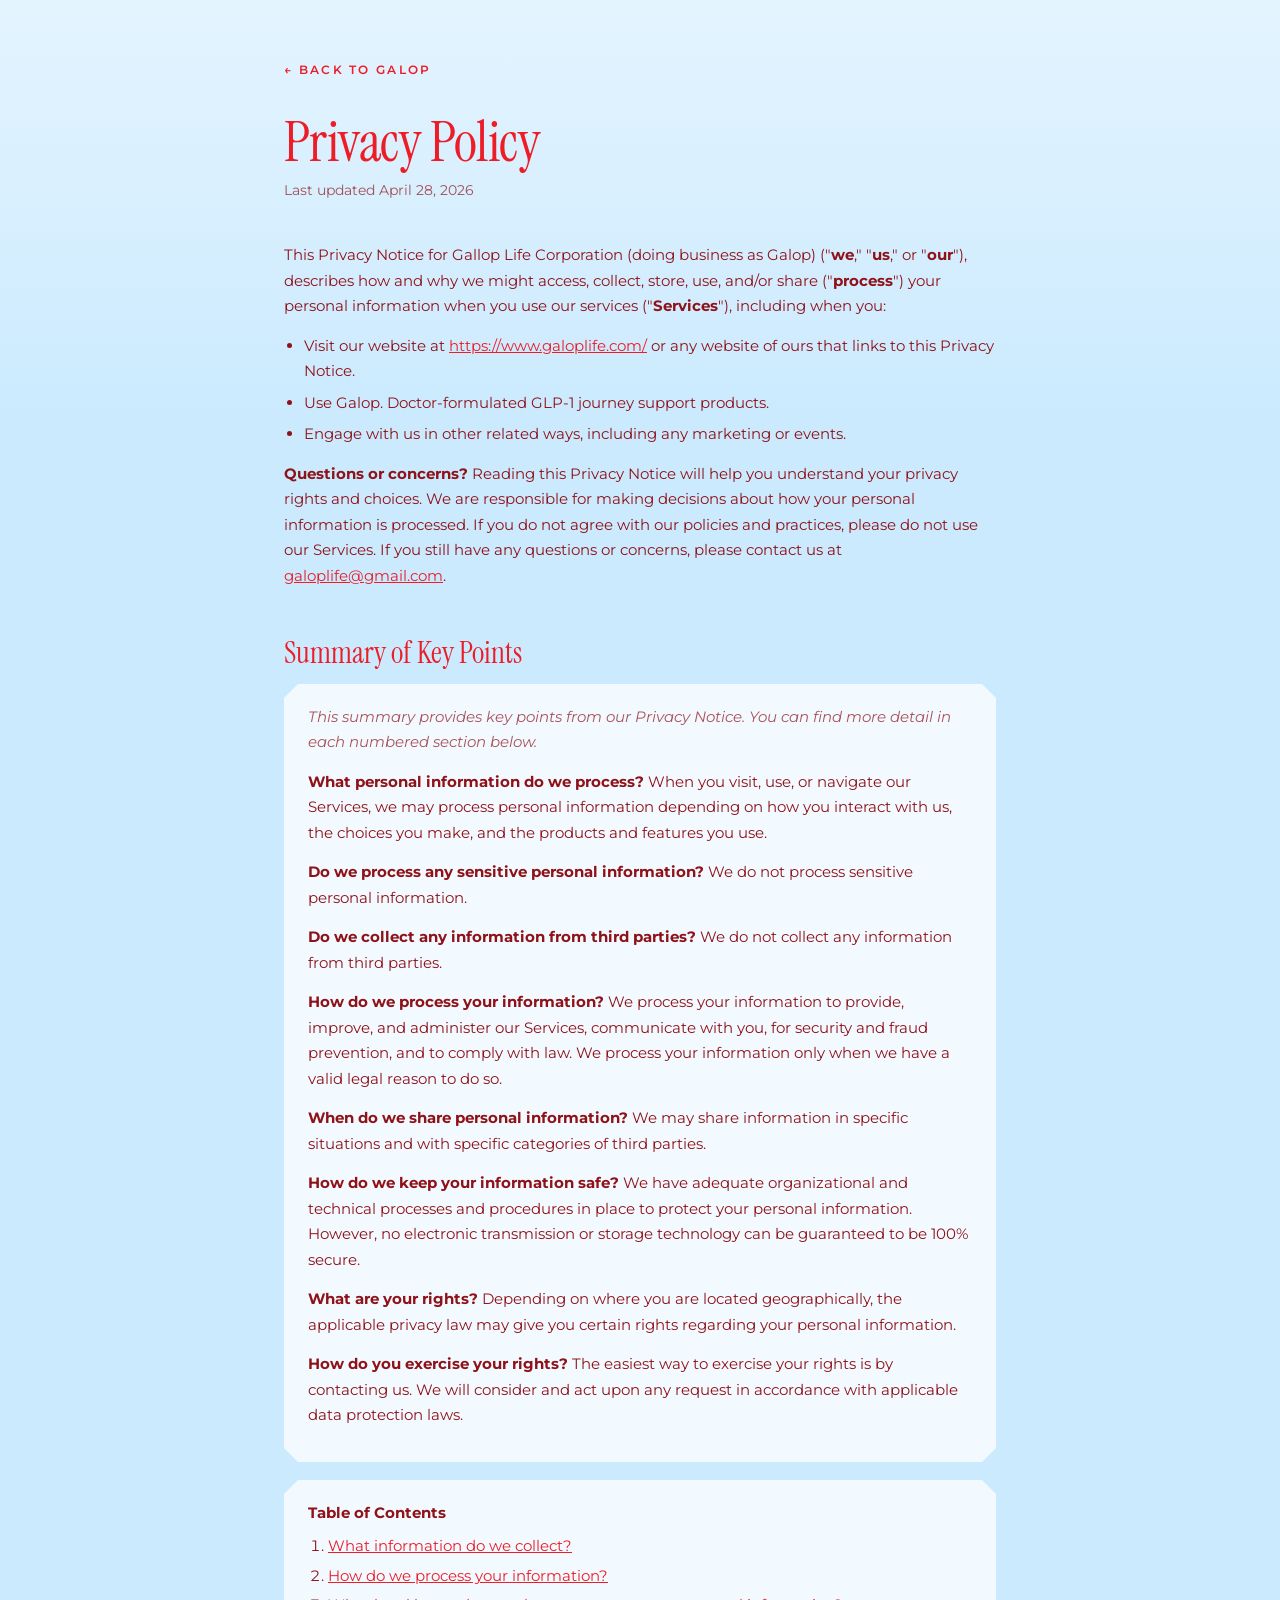
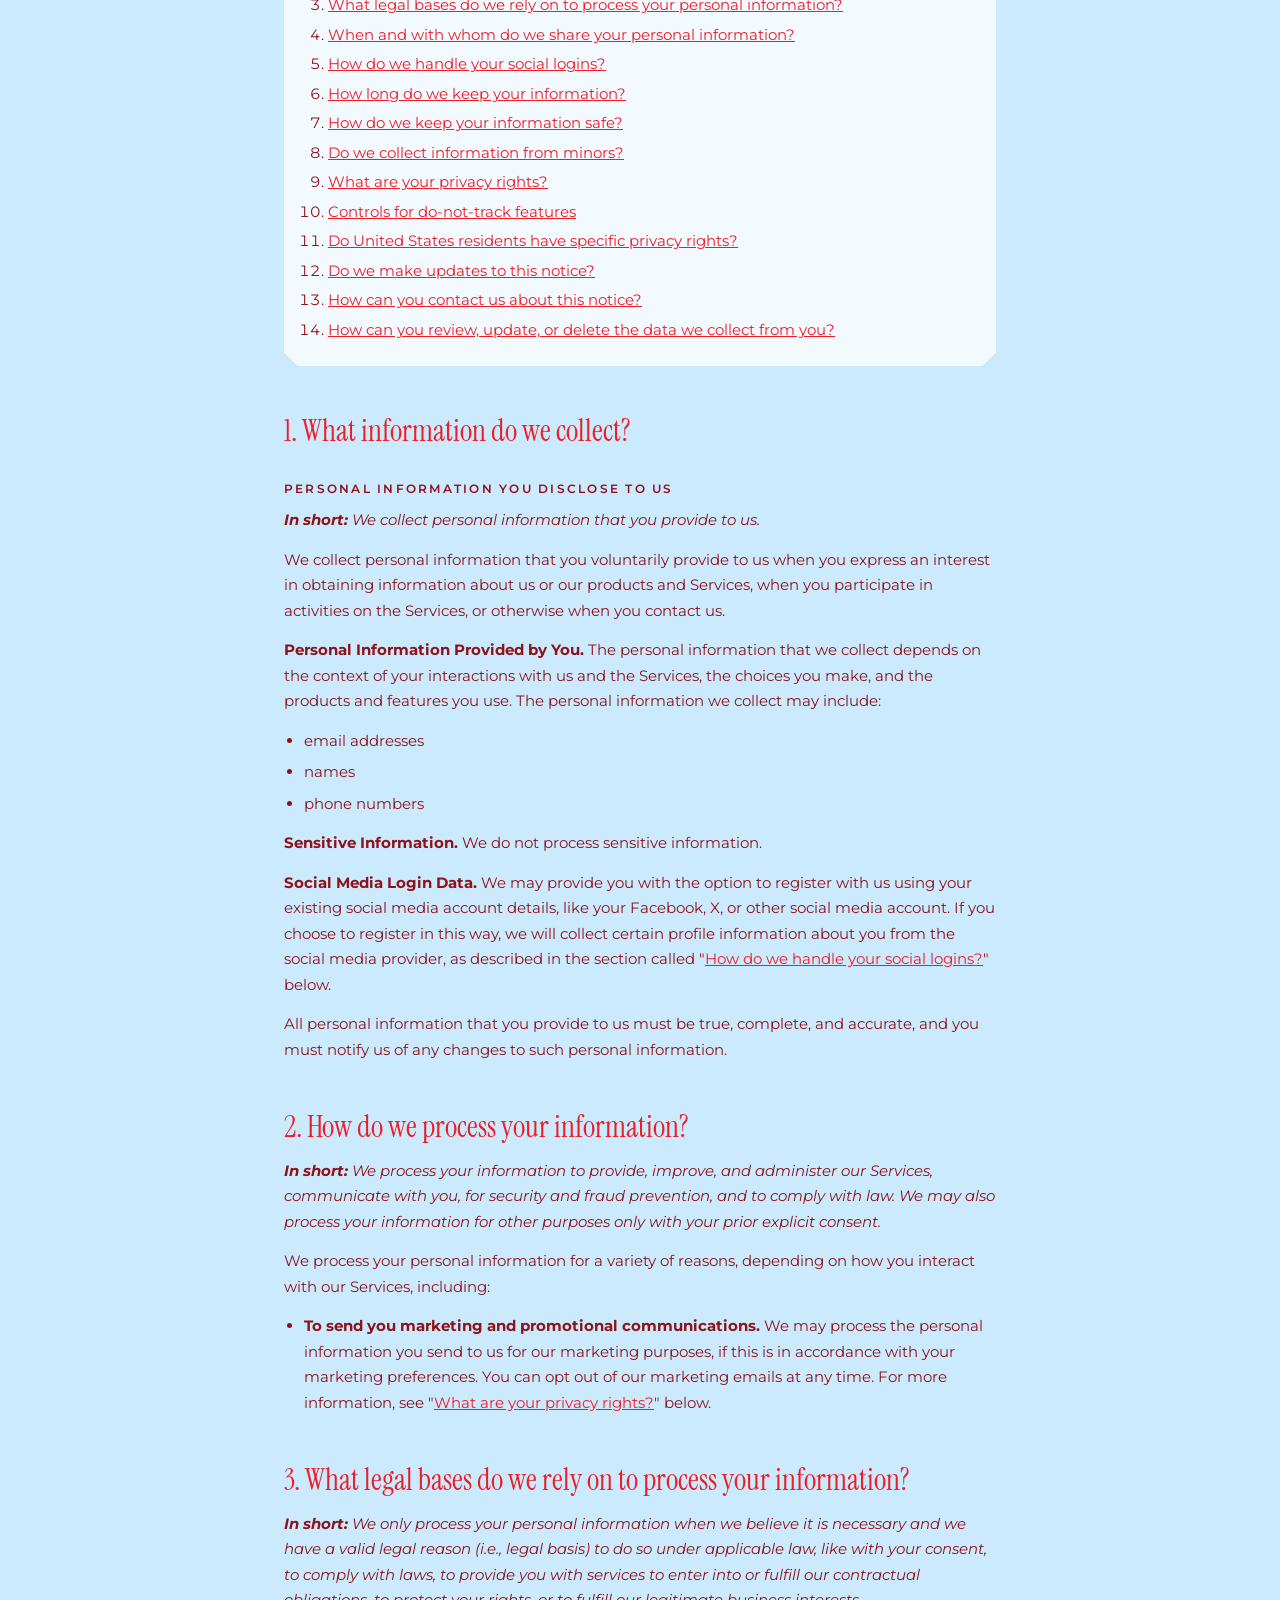
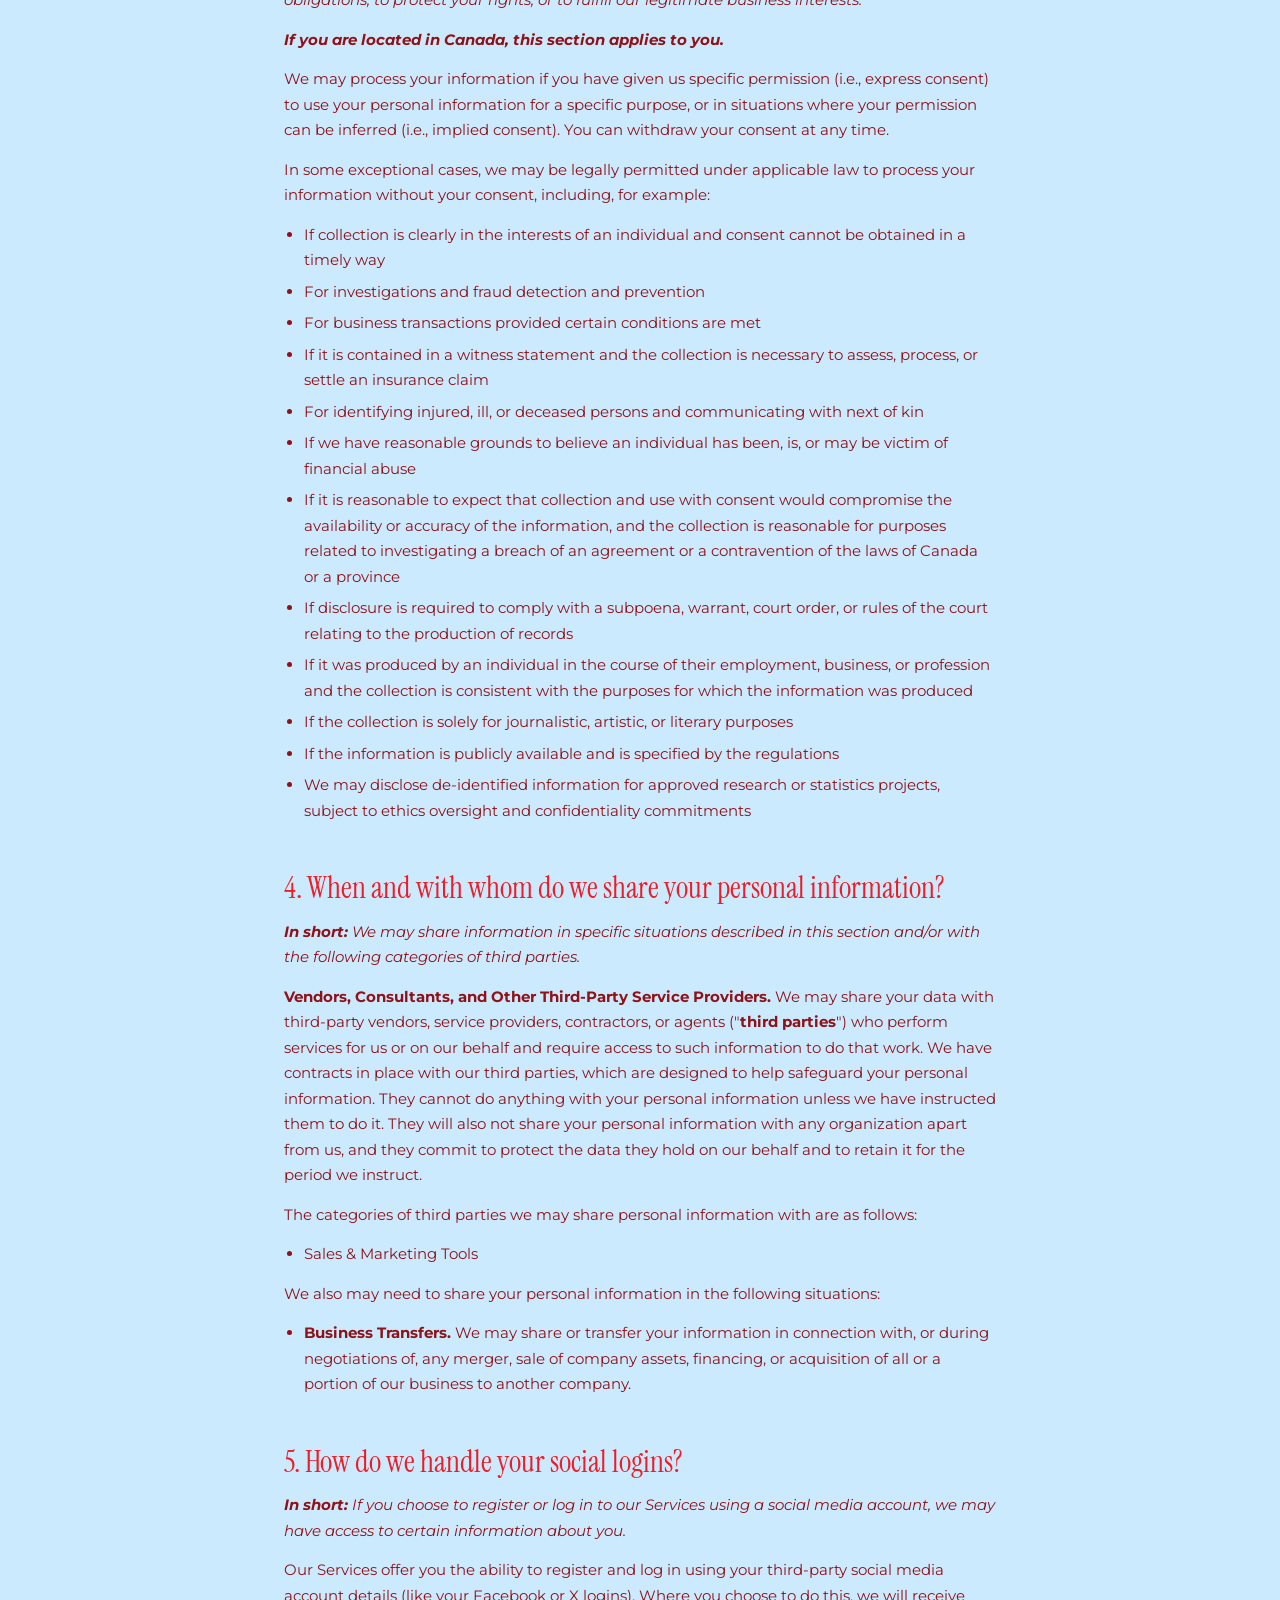
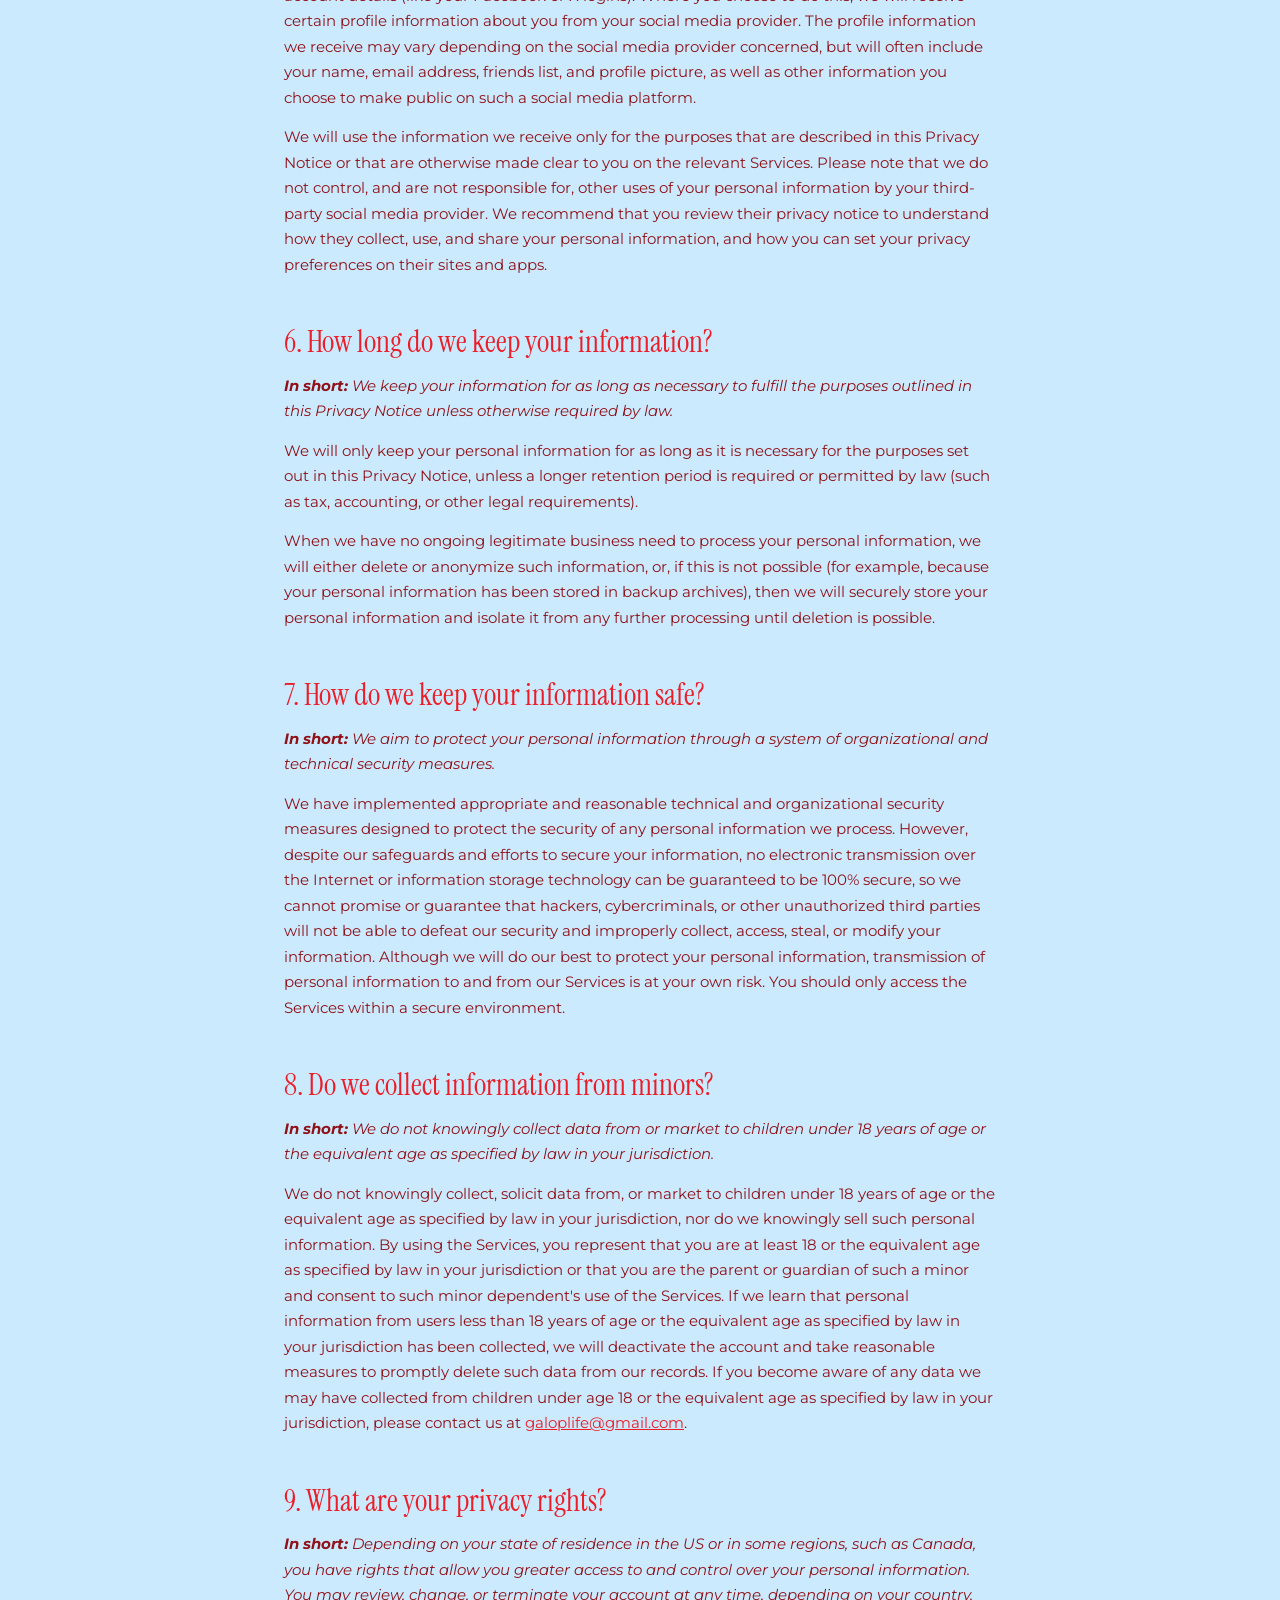
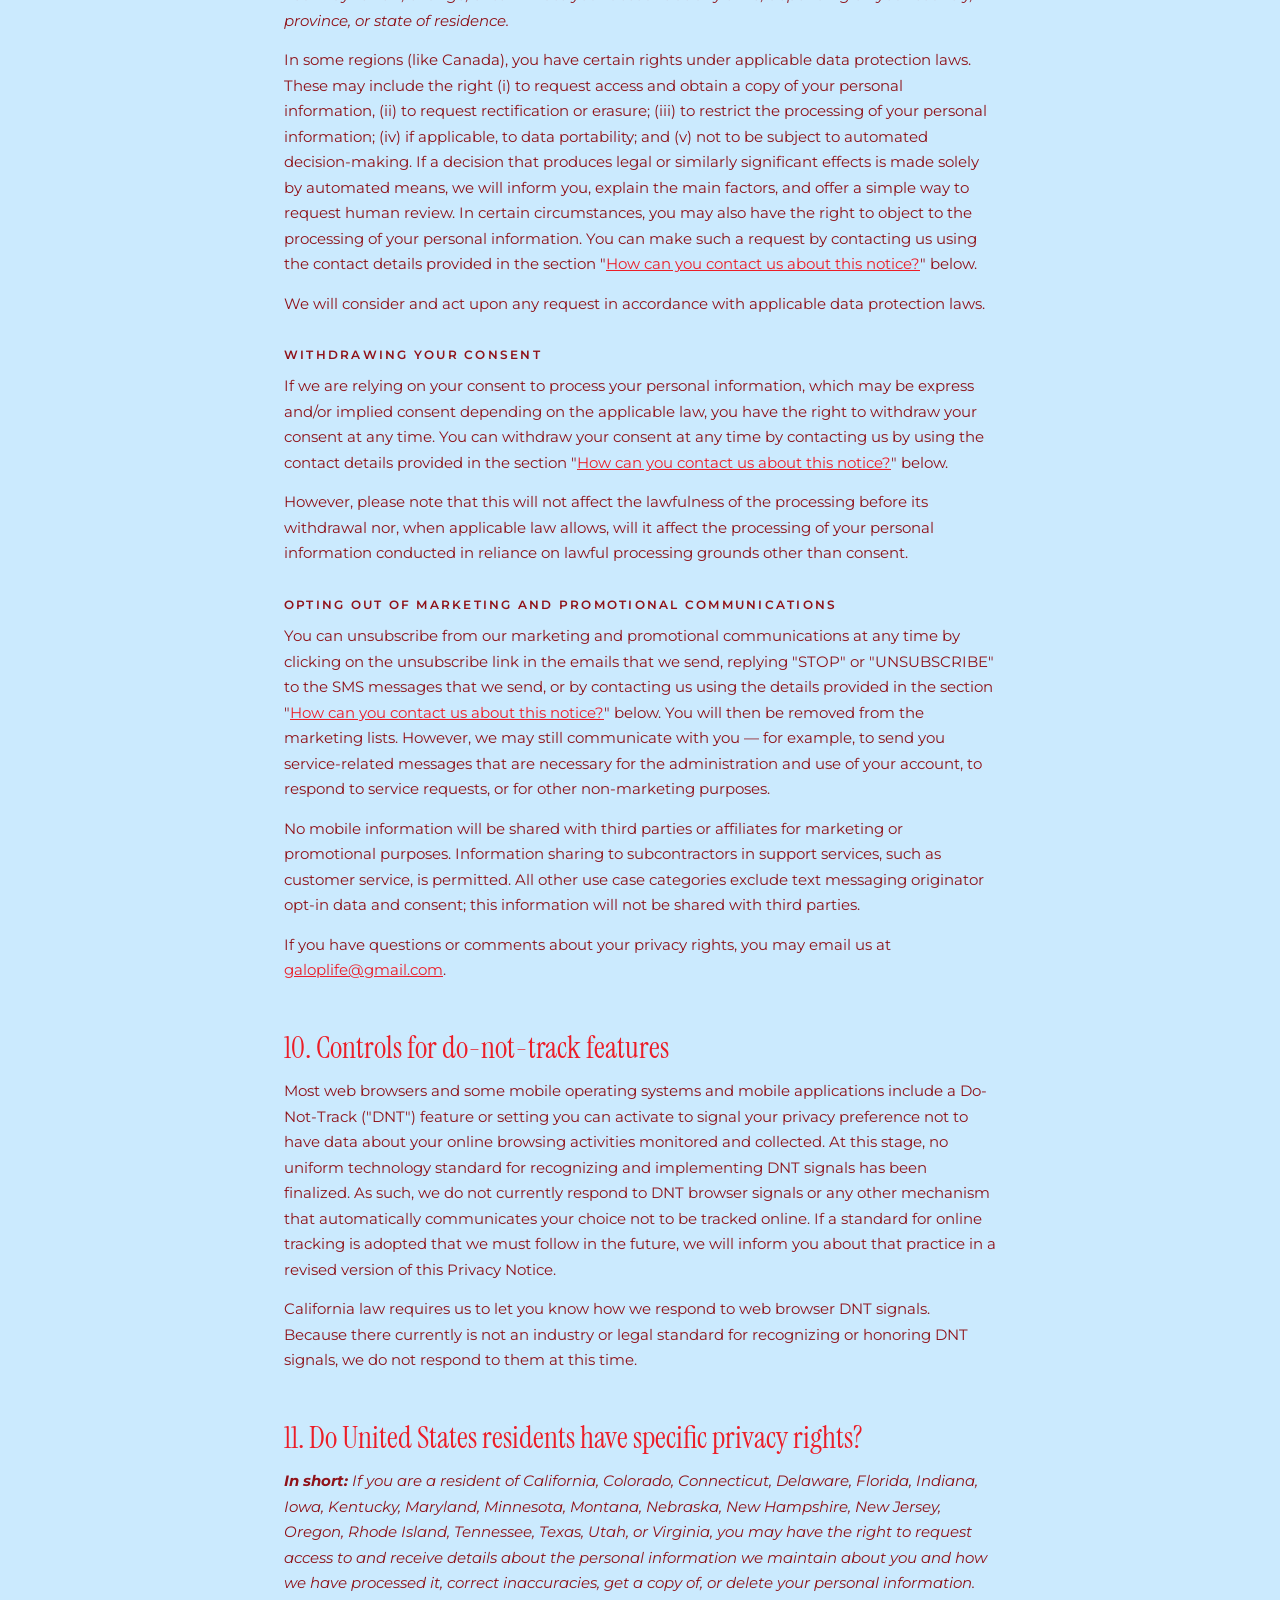
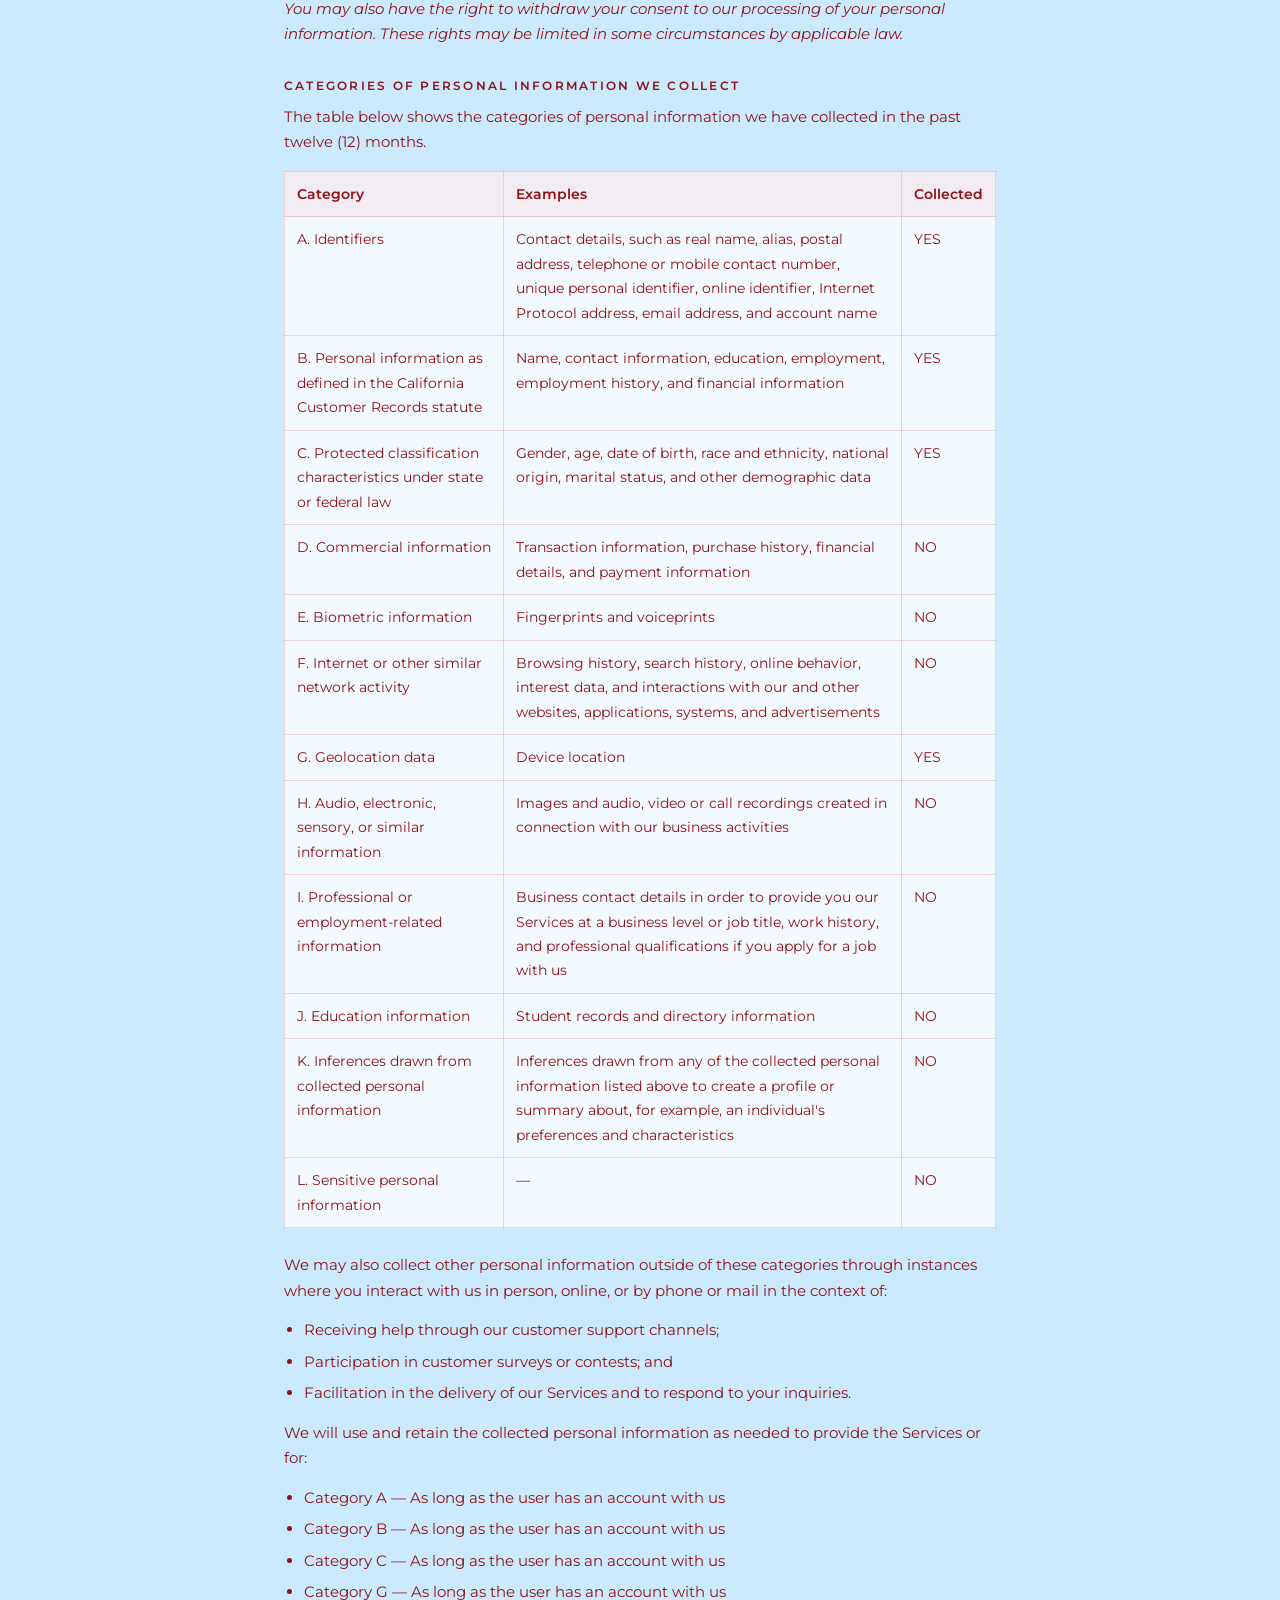
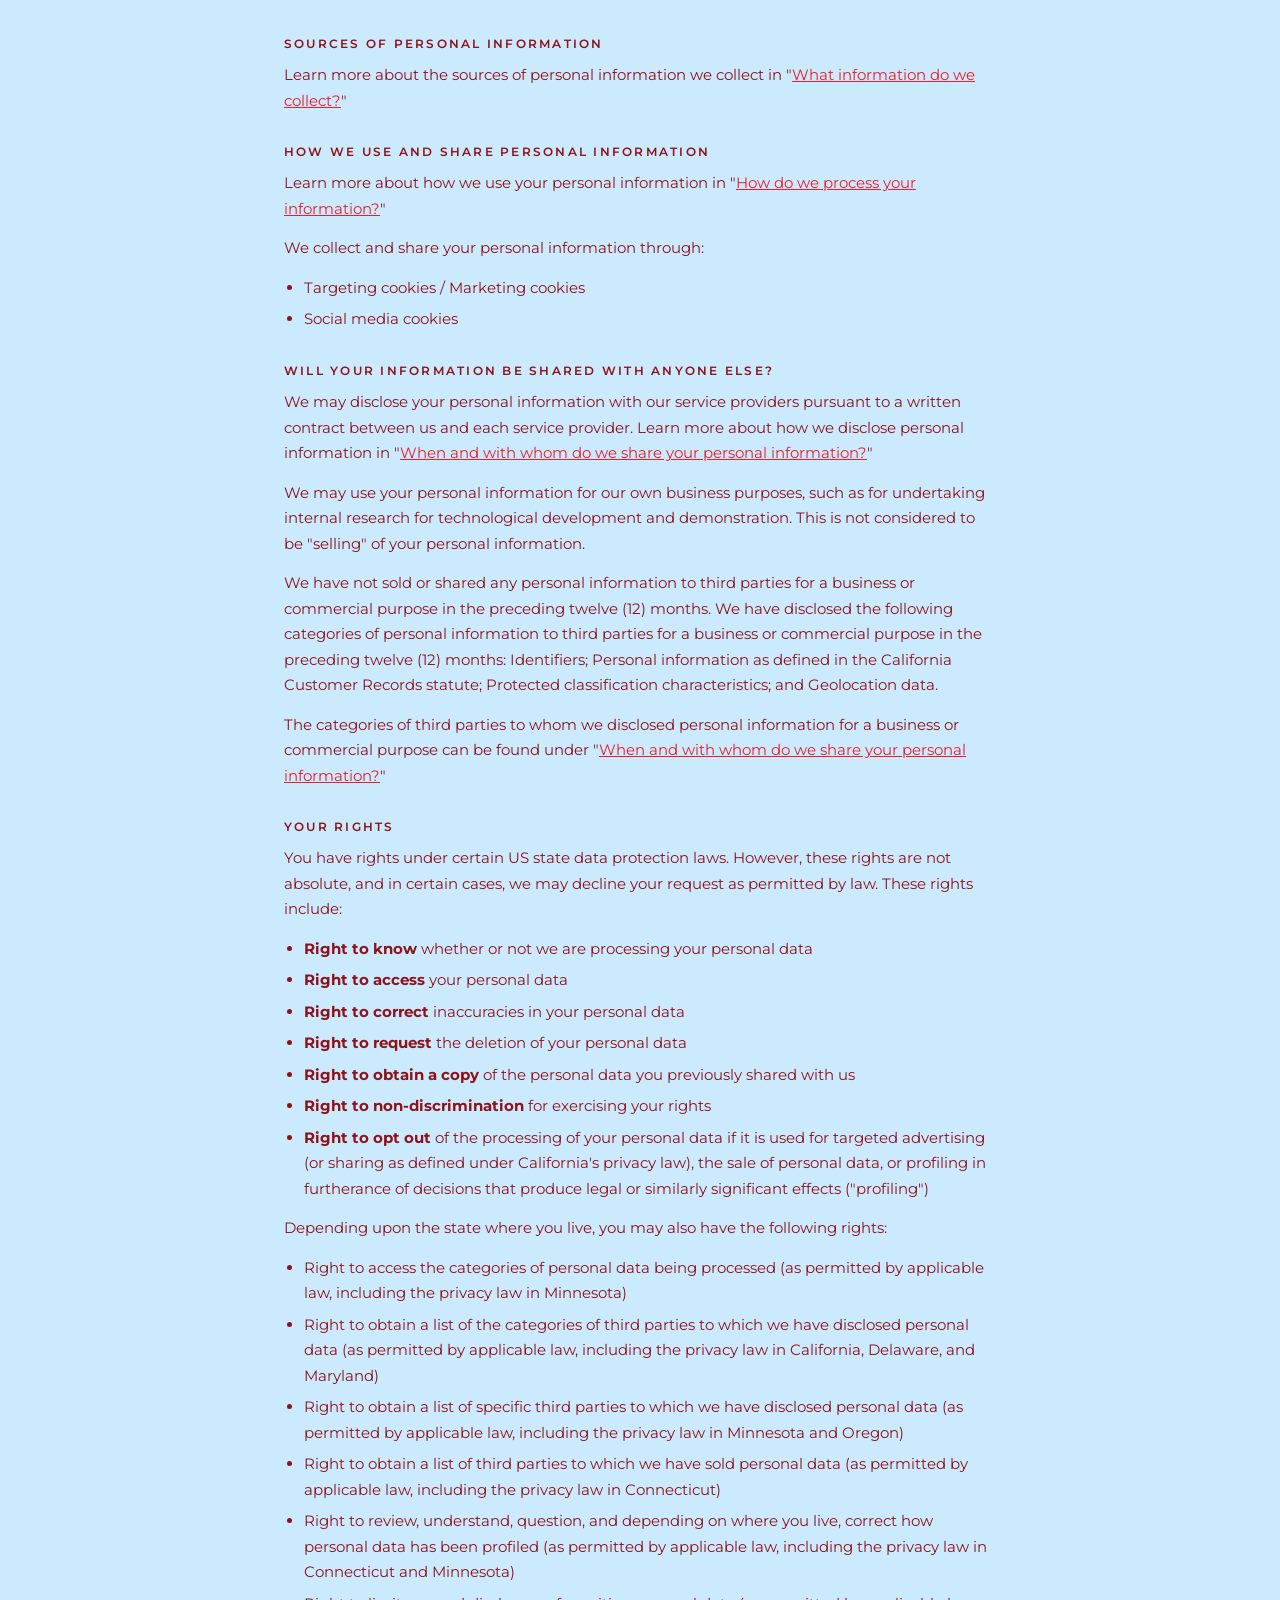
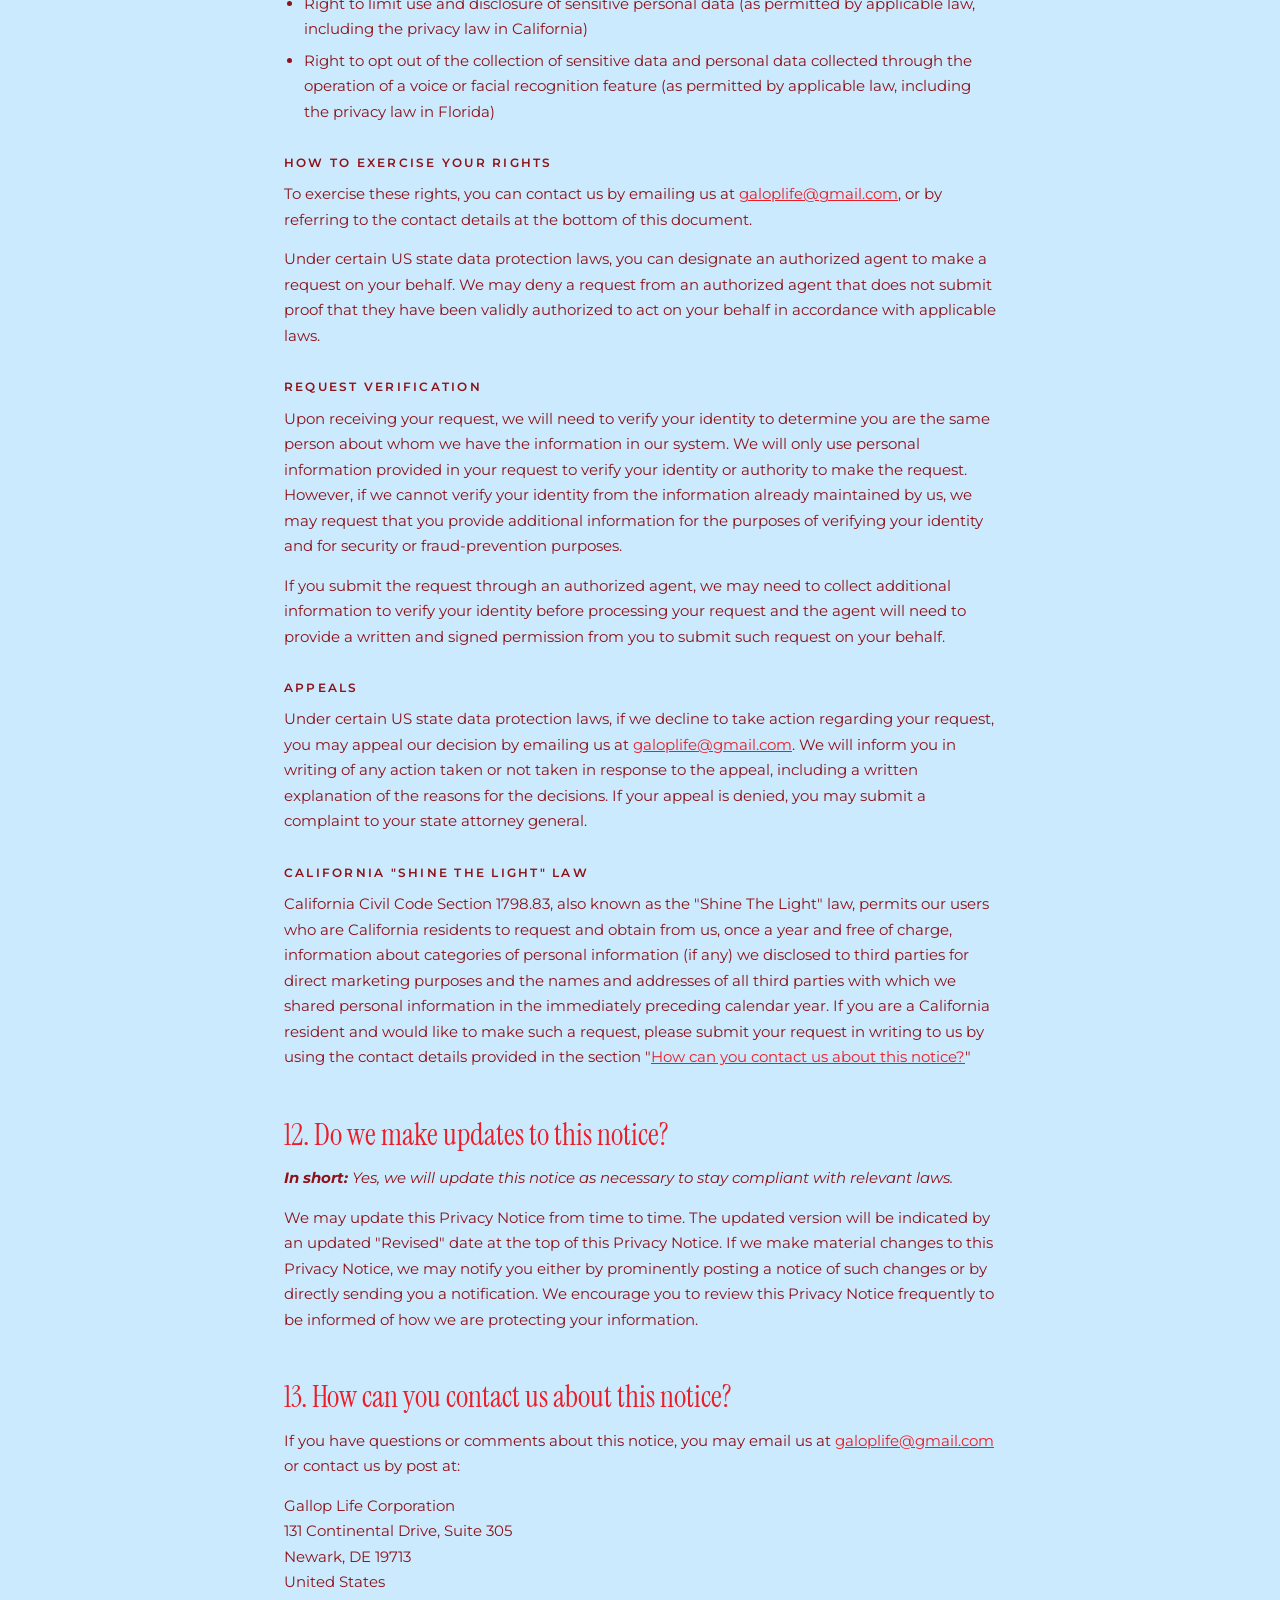
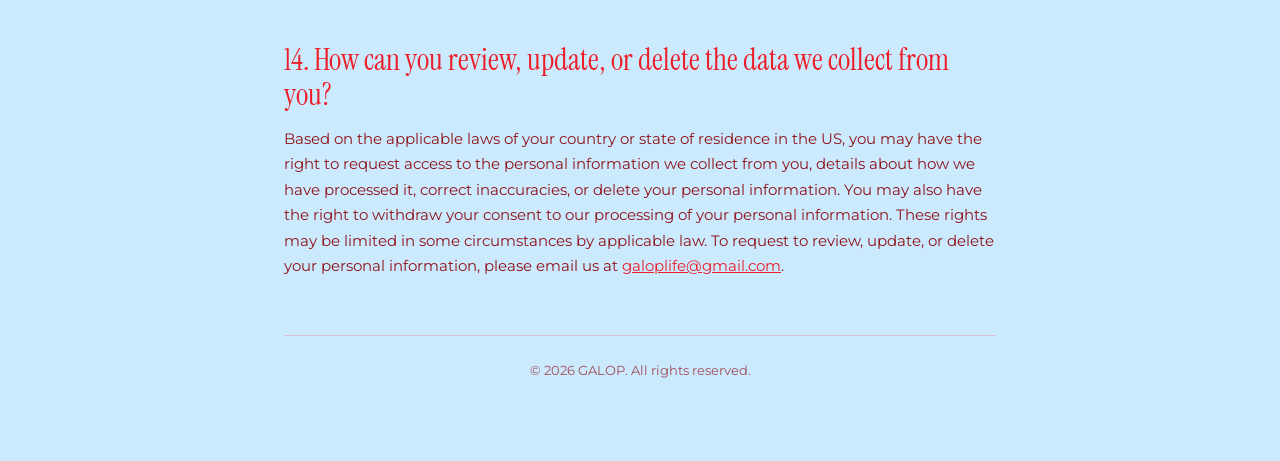
<file: public/privacy.html>
<!DOCTYPE html>
<html lang="en">
  <head>
    <meta charset="UTF-8" />
    <meta name="viewport" content="width=device-width, initial-scale=1.0" />
    <title>Privacy Policy — GALOP</title>
    <link rel="preconnect" href="https://fonts.googleapis.com" />
    <link rel="preconnect" href="https://fonts.gstatic.com" crossorigin />
    <link href="https://fonts.googleapis.com/css2?family=Instrument+Serif:ital@0;1&family=Montserrat:wght@400;500;600;700&display=swap" rel="stylesheet" />
    <style>
      :root {
        --bg: #cbeafe;
        --red: #ec1d27;
        --ink: #8F1219;
        --muted: rgba(143, 18, 25, 0.72);
      }
      * { box-sizing: border-box; }
      html, body { margin: 0; padding: 0; }
      body {
        background: linear-gradient(180deg, #e4f4ff 0, var(--bg) 420px) var(--bg) no-repeat;
        color: var(--ink);
        font-family: 'Montserrat', sans-serif;
        font-variant-numeric: lining-nums;
        line-height: 1.7;
        font-size: 15px;
        -webkit-font-smoothing: antialiased;
      }
      .wrap {
        max-width: 760px;
        margin: 0 auto;
        padding: 56px 24px 80px;
      }
      .back {
        display: inline-block;
        font-size: 0.72rem;
        font-weight: 600;
        text-transform: uppercase;
        letter-spacing: 0.2em;
        color: var(--red);
        text-decoration: none;
        margin-bottom: 32px;
      }
      .back:hover { opacity: 0.75; }
      h1 {
        font-family: 'Instrument Serif', serif;
        font-weight: 400;
        color: var(--red);
        font-size: clamp(2.5rem, 6vw, 3.5rem);
        line-height: 1.05;
        letter-spacing: -0.01em;
        margin: 0 0 8px;
      }
      .updated {
        font-size: 0.85rem;
        color: var(--muted);
        margin-bottom: 40px;
      }
      h2 {
        font-family: 'Instrument Serif', serif;
        font-weight: 400;
        color: var(--red);
        font-size: 1.85rem;
        line-height: 1.2;
        margin: 48px 0 12px;
      }
      h3 {
        font-family: 'Montserrat', sans-serif;
        font-weight: 600;
        color: var(--ink);
        font-size: 0.78rem;
        text-transform: uppercase;
        letter-spacing: 0.18em;
        margin: 28px 0 8px;
      }
      p { margin: 0 0 14px; }
      ul { margin: 0 0 14px 1.25rem; padding: 0; }
      li { margin-bottom: 6px; }
      a { color: var(--red); }
      /* white tag-cut panels, like the cards on the rest of the site */
      .summary, .toc { clip-path: polygon(14px 0, calc(100% - 14px) 0, 100% 14px, 100% calc(100% - 14px), calc(100% - 14px) 100%, 14px 100%, 0 calc(100% - 14px), 0 14px); }
      .summary {
        background: rgba(255, 255, 255, 0.75);
        padding: 20px 24px;
        margin: 8px 0 18px;
      }
      .summary em { color: var(--muted); }
      table {
        width: 100%;
        border-collapse: collapse;
        margin: 16px 0 24px;
        font-size: 0.9rem;
        background: rgba(255, 255, 255, 0.75);
      }
      th, td {
        text-align: left;
        padding: 10px 12px;
        border: 1px solid rgba(236, 29, 39, 0.18);
        vertical-align: top;
      }
      th { background: rgba(236, 29, 39, 0.06); font-weight: 600; }
      .toc {
        background: rgba(255, 255, 255, 0.75);
        padding: 20px 24px;
        margin-bottom: 32px;
      }
      .toc ol { margin: 8px 0 0 1.25rem; padding: 0; }
      .toc li { margin-bottom: 4px; }
      hr {
        border: none;
        border-top: 1px solid rgba(236, 29, 39, 0.2);
        margin: 56px 0 24px;
      }
      footer {
        font-size: 0.8rem;
        color: var(--muted);
        text-align: center;
      }
    </style>
  </head>
  <body>
    <main class="wrap">
      <a class="back" href="/">← Back to GALOP</a>
      <h1>Privacy Policy</h1>
      <div class="updated">Last updated April 28, 2026</div>

      <p>
        This Privacy Notice for Gallop Life Corporation (doing business as Galop) ("<strong>we</strong>," "<strong>us</strong>," or "<strong>our</strong>"), describes how and why we might access, collect, store, use, and/or share ("<strong>process</strong>") your personal information when you use our services ("<strong>Services</strong>"), including when you:
      </p>
      <ul>
        <li>Visit our website at <a href="https://www.galoplife.com/">https://www.galoplife.com/</a> or any website of ours that links to this Privacy Notice.</li>
        <li>Use Galop. Doctor-formulated GLP-1 journey support products.</li>
        <li>Engage with us in other related ways, including any marketing or events.</li>
      </ul>
      <p>
        <strong>Questions or concerns?</strong> Reading this Privacy Notice will help you understand your privacy rights and choices. We are responsible for making decisions about how your personal information is processed. If you do not agree with our policies and practices, please do not use our Services. If you still have any questions or concerns, please contact us at <a href="mailto:galoplife@gmail.com">galoplife@gmail.com</a>.
      </p>

      <h2>Summary of Key Points</h2>
      <div class="summary">
        <p><em>This summary provides key points from our Privacy Notice. You can find more detail in each numbered section below.</em></p>
        <p><strong>What personal information do we process?</strong> When you visit, use, or navigate our Services, we may process personal information depending on how you interact with us, the choices you make, and the products and features you use.</p>
        <p><strong>Do we process any sensitive personal information?</strong> We do not process sensitive personal information.</p>
        <p><strong>Do we collect any information from third parties?</strong> We do not collect any information from third parties.</p>
        <p><strong>How do we process your information?</strong> We process your information to provide, improve, and administer our Services, communicate with you, for security and fraud prevention, and to comply with law. We process your information only when we have a valid legal reason to do so.</p>
        <p><strong>When do we share personal information?</strong> We may share information in specific situations and with specific categories of third parties.</p>
        <p><strong>How do we keep your information safe?</strong> We have adequate organizational and technical processes and procedures in place to protect your personal information. However, no electronic transmission or storage technology can be guaranteed to be 100% secure.</p>
        <p><strong>What are your rights?</strong> Depending on where you are located geographically, the applicable privacy law may give you certain rights regarding your personal information.</p>
        <p><strong>How do you exercise your rights?</strong> The easiest way to exercise your rights is by contacting us. We will consider and act upon any request in accordance with applicable data protection laws.</p>
      </div>

      <div class="toc">
        <strong>Table of Contents</strong>
        <ol>
          <li><a href="#info-collect">What information do we collect?</a></li>
          <li><a href="#info-use">How do we process your information?</a></li>
          <li><a href="#legal-bases">What legal bases do we rely on to process your personal information?</a></li>
          <li><a href="#who-share">When and with whom do we share your personal information?</a></li>
          <li><a href="#social-logins">How do we handle your social logins?</a></li>
          <li><a href="#info-retain">How long do we keep your information?</a></li>
          <li><a href="#info-safe">How do we keep your information safe?</a></li>
          <li><a href="#info-minors">Do we collect information from minors?</a></li>
          <li><a href="#privacy-rights">What are your privacy rights?</a></li>
          <li><a href="#dnt">Controls for do-not-track features</a></li>
          <li><a href="#us-laws">Do United States residents have specific privacy rights?</a></li>
          <li><a href="#policy-updates">Do we make updates to this notice?</a></li>
          <li><a href="#contact">How can you contact us about this notice?</a></li>
          <li><a href="#request">How can you review, update, or delete the data we collect from you?</a></li>
        </ol>
      </div>

      <h2 id="info-collect">1. What information do we collect?</h2>
      <h3>Personal information you disclose to us</h3>
      <p><em><strong>In short:</strong> We collect personal information that you provide to us.</em></p>
      <p>
        We collect personal information that you voluntarily provide to us when you express an interest in obtaining information about us or our products and Services, when you participate in activities on the Services, or otherwise when you contact us.
      </p>
      <p>
        <strong>Personal Information Provided by You.</strong> The personal information that we collect depends on the context of your interactions with us and the Services, the choices you make, and the products and features you use. The personal information we collect may include:
      </p>
      <ul>
        <li>email addresses</li>
        <li>names</li>
        <li>phone numbers</li>
      </ul>
      <p><strong>Sensitive Information.</strong> We do not process sensitive information.</p>
      <p>
        <strong>Social Media Login Data.</strong> We may provide you with the option to register with us using your existing social media account details, like your Facebook, X, or other social media account. If you choose to register in this way, we will collect certain profile information about you from the social media provider, as described in the section called "<a href="#social-logins">How do we handle your social logins?</a>" below.
      </p>
      <p>All personal information that you provide to us must be true, complete, and accurate, and you must notify us of any changes to such personal information.</p>

      <h2 id="info-use">2. How do we process your information?</h2>
      <p><em><strong>In short:</strong> We process your information to provide, improve, and administer our Services, communicate with you, for security and fraud prevention, and to comply with law. We may also process your information for other purposes only with your prior explicit consent.</em></p>
      <p>We process your personal information for a variety of reasons, depending on how you interact with our Services, including:</p>
      <ul>
        <li><strong>To send you marketing and promotional communications.</strong> We may process the personal information you send to us for our marketing purposes, if this is in accordance with your marketing preferences. You can opt out of our marketing emails at any time. For more information, see "<a href="#privacy-rights">What are your privacy rights?</a>" below.</li>
      </ul>

      <h2 id="legal-bases">3. What legal bases do we rely on to process your information?</h2>
      <p><em><strong>In short:</strong> We only process your personal information when we believe it is necessary and we have a valid legal reason (i.e., legal basis) to do so under applicable law, like with your consent, to comply with laws, to provide you with services to enter into or fulfill our contractual obligations, to protect your rights, or to fulfill our legitimate business interests.</em></p>
      <p><em><strong>If you are located in Canada, this section applies to you.</strong></em></p>
      <p>We may process your information if you have given us specific permission (i.e., express consent) to use your personal information for a specific purpose, or in situations where your permission can be inferred (i.e., implied consent). You can withdraw your consent at any time.</p>
      <p>In some exceptional cases, we may be legally permitted under applicable law to process your information without your consent, including, for example:</p>
      <ul>
        <li>If collection is clearly in the interests of an individual and consent cannot be obtained in a timely way</li>
        <li>For investigations and fraud detection and prevention</li>
        <li>For business transactions provided certain conditions are met</li>
        <li>If it is contained in a witness statement and the collection is necessary to assess, process, or settle an insurance claim</li>
        <li>For identifying injured, ill, or deceased persons and communicating with next of kin</li>
        <li>If we have reasonable grounds to believe an individual has been, is, or may be victim of financial abuse</li>
        <li>If it is reasonable to expect that collection and use with consent would compromise the availability or accuracy of the information, and the collection is reasonable for purposes related to investigating a breach of an agreement or a contravention of the laws of Canada or a province</li>
        <li>If disclosure is required to comply with a subpoena, warrant, court order, or rules of the court relating to the production of records</li>
        <li>If it was produced by an individual in the course of their employment, business, or profession and the collection is consistent with the purposes for which the information was produced</li>
        <li>If the collection is solely for journalistic, artistic, or literary purposes</li>
        <li>If the information is publicly available and is specified by the regulations</li>
        <li>We may disclose de-identified information for approved research or statistics projects, subject to ethics oversight and confidentiality commitments</li>
      </ul>

      <h2 id="who-share">4. When and with whom do we share your personal information?</h2>
      <p><em><strong>In short:</strong> We may share information in specific situations described in this section and/or with the following categories of third parties.</em></p>
      <p><strong>Vendors, Consultants, and Other Third-Party Service Providers.</strong> We may share your data with third-party vendors, service providers, contractors, or agents ("<strong>third parties</strong>") who perform services for us or on our behalf and require access to such information to do that work. We have contracts in place with our third parties, which are designed to help safeguard your personal information. They cannot do anything with your personal information unless we have instructed them to do it. They will also not share your personal information with any organization apart from us, and they commit to protect the data they hold on our behalf and to retain it for the period we instruct.</p>
      <p>The categories of third parties we may share personal information with are as follows:</p>
      <ul>
        <li>Sales &amp; Marketing Tools</li>
      </ul>
      <p>We also may need to share your personal information in the following situations:</p>
      <ul>
        <li><strong>Business Transfers.</strong> We may share or transfer your information in connection with, or during negotiations of, any merger, sale of company assets, financing, or acquisition of all or a portion of our business to another company.</li>
      </ul>

      <h2 id="social-logins">5. How do we handle your social logins?</h2>
      <p><em><strong>In short:</strong> If you choose to register or log in to our Services using a social media account, we may have access to certain information about you.</em></p>
      <p>Our Services offer you the ability to register and log in using your third-party social media account details (like your Facebook or X logins). Where you choose to do this, we will receive certain profile information about you from your social media provider. The profile information we receive may vary depending on the social media provider concerned, but will often include your name, email address, friends list, and profile picture, as well as other information you choose to make public on such a social media platform.</p>
      <p>We will use the information we receive only for the purposes that are described in this Privacy Notice or that are otherwise made clear to you on the relevant Services. Please note that we do not control, and are not responsible for, other uses of your personal information by your third-party social media provider. We recommend that you review their privacy notice to understand how they collect, use, and share your personal information, and how you can set your privacy preferences on their sites and apps.</p>

      <h2 id="info-retain">6. How long do we keep your information?</h2>
      <p><em><strong>In short:</strong> We keep your information for as long as necessary to fulfill the purposes outlined in this Privacy Notice unless otherwise required by law.</em></p>
      <p>We will only keep your personal information for as long as it is necessary for the purposes set out in this Privacy Notice, unless a longer retention period is required or permitted by law (such as tax, accounting, or other legal requirements).</p>
      <p>When we have no ongoing legitimate business need to process your personal information, we will either delete or anonymize such information, or, if this is not possible (for example, because your personal information has been stored in backup archives), then we will securely store your personal information and isolate it from any further processing until deletion is possible.</p>

      <h2 id="info-safe">7. How do we keep your information safe?</h2>
      <p><em><strong>In short:</strong> We aim to protect your personal information through a system of organizational and technical security measures.</em></p>
      <p>We have implemented appropriate and reasonable technical and organizational security measures designed to protect the security of any personal information we process. However, despite our safeguards and efforts to secure your information, no electronic transmission over the Internet or information storage technology can be guaranteed to be 100% secure, so we cannot promise or guarantee that hackers, cybercriminals, or other unauthorized third parties will not be able to defeat our security and improperly collect, access, steal, or modify your information. Although we will do our best to protect your personal information, transmission of personal information to and from our Services is at your own risk. You should only access the Services within a secure environment.</p>

      <h2 id="info-minors">8. Do we collect information from minors?</h2>
      <p><em><strong>In short:</strong> We do not knowingly collect data from or market to children under 18 years of age or the equivalent age as specified by law in your jurisdiction.</em></p>
      <p>We do not knowingly collect, solicit data from, or market to children under 18 years of age or the equivalent age as specified by law in your jurisdiction, nor do we knowingly sell such personal information. By using the Services, you represent that you are at least 18 or the equivalent age as specified by law in your jurisdiction or that you are the parent or guardian of such a minor and consent to such minor dependent's use of the Services. If we learn that personal information from users less than 18 years of age or the equivalent age as specified by law in your jurisdiction has been collected, we will deactivate the account and take reasonable measures to promptly delete such data from our records. If you become aware of any data we may have collected from children under age 18 or the equivalent age as specified by law in your jurisdiction, please contact us at <a href="mailto:galoplife@gmail.com">galoplife@gmail.com</a>.</p>

      <h2 id="privacy-rights">9. What are your privacy rights?</h2>
      <p><em><strong>In short:</strong> Depending on your state of residence in the US or in some regions, such as Canada, you have rights that allow you greater access to and control over your personal information. You may review, change, or terminate your account at any time, depending on your country, province, or state of residence.</em></p>
      <p>In some regions (like Canada), you have certain rights under applicable data protection laws. These may include the right (i) to request access and obtain a copy of your personal information, (ii) to request rectification or erasure; (iii) to restrict the processing of your personal information; (iv) if applicable, to data portability; and (v) not to be subject to automated decision-making. If a decision that produces legal or similarly significant effects is made solely by automated means, we will inform you, explain the main factors, and offer a simple way to request human review. In certain circumstances, you may also have the right to object to the processing of your personal information. You can make such a request by contacting us using the contact details provided in the section "<a href="#contact">How can you contact us about this notice?</a>" below.</p>
      <p>We will consider and act upon any request in accordance with applicable data protection laws.</p>

      <h3>Withdrawing your consent</h3>
      <p>If we are relying on your consent to process your personal information, which may be express and/or implied consent depending on the applicable law, you have the right to withdraw your consent at any time. You can withdraw your consent at any time by contacting us by using the contact details provided in the section "<a href="#contact">How can you contact us about this notice?</a>" below.</p>
      <p>However, please note that this will not affect the lawfulness of the processing before its withdrawal nor, when applicable law allows, will it affect the processing of your personal information conducted in reliance on lawful processing grounds other than consent.</p>

      <h3>Opting out of marketing and promotional communications</h3>
      <p>You can unsubscribe from our marketing and promotional communications at any time by clicking on the unsubscribe link in the emails that we send, replying "STOP" or "UNSUBSCRIBE" to the SMS messages that we send, or by contacting us using the details provided in the section "<a href="#contact">How can you contact us about this notice?</a>" below. You will then be removed from the marketing lists. However, we may still communicate with you — for example, to send you service-related messages that are necessary for the administration and use of your account, to respond to service requests, or for other non-marketing purposes.</p>
      <p>No mobile information will be shared with third parties or affiliates for marketing or promotional purposes. Information sharing to subcontractors in support services, such as customer service, is permitted. All other use case categories exclude text messaging originator opt-in data and consent; this information will not be shared with third parties.</p>
      <p>If you have questions or comments about your privacy rights, you may email us at <a href="mailto:galoplife@gmail.com">galoplife@gmail.com</a>.</p>

      <h2 id="dnt">10. Controls for do-not-track features</h2>
      <p>Most web browsers and some mobile operating systems and mobile applications include a Do-Not-Track ("DNT") feature or setting you can activate to signal your privacy preference not to have data about your online browsing activities monitored and collected. At this stage, no uniform technology standard for recognizing and implementing DNT signals has been finalized. As such, we do not currently respond to DNT browser signals or any other mechanism that automatically communicates your choice not to be tracked online. If a standard for online tracking is adopted that we must follow in the future, we will inform you about that practice in a revised version of this Privacy Notice.</p>
      <p>California law requires us to let you know how we respond to web browser DNT signals. Because there currently is not an industry or legal standard for recognizing or honoring DNT signals, we do not respond to them at this time.</p>

      <h2 id="us-laws">11. Do United States residents have specific privacy rights?</h2>
      <p><em><strong>In short:</strong> If you are a resident of California, Colorado, Connecticut, Delaware, Florida, Indiana, Iowa, Kentucky, Maryland, Minnesota, Montana, Nebraska, New Hampshire, New Jersey, Oregon, Rhode Island, Tennessee, Texas, Utah, or Virginia, you may have the right to request access to and receive details about the personal information we maintain about you and how we have processed it, correct inaccuracies, get a copy of, or delete your personal information. You may also have the right to withdraw your consent to our processing of your personal information. These rights may be limited in some circumstances by applicable law.</em></p>

      <h3>Categories of personal information we collect</h3>
      <p>The table below shows the categories of personal information we have collected in the past twelve (12) months.</p>
      <table>
        <thead>
          <tr><th>Category</th><th>Examples</th><th>Collected</th></tr>
        </thead>
        <tbody>
          <tr><td>A. Identifiers</td><td>Contact details, such as real name, alias, postal address, telephone or mobile contact number, unique personal identifier, online identifier, Internet Protocol address, email address, and account name</td><td>YES</td></tr>
          <tr><td>B. Personal information as defined in the California Customer Records statute</td><td>Name, contact information, education, employment, employment history, and financial information</td><td>YES</td></tr>
          <tr><td>C. Protected classification characteristics under state or federal law</td><td>Gender, age, date of birth, race and ethnicity, national origin, marital status, and other demographic data</td><td>YES</td></tr>
          <tr><td>D. Commercial information</td><td>Transaction information, purchase history, financial details, and payment information</td><td>NO</td></tr>
          <tr><td>E. Biometric information</td><td>Fingerprints and voiceprints</td><td>NO</td></tr>
          <tr><td>F. Internet or other similar network activity</td><td>Browsing history, search history, online behavior, interest data, and interactions with our and other websites, applications, systems, and advertisements</td><td>NO</td></tr>
          <tr><td>G. Geolocation data</td><td>Device location</td><td>YES</td></tr>
          <tr><td>H. Audio, electronic, sensory, or similar information</td><td>Images and audio, video or call recordings created in connection with our business activities</td><td>NO</td></tr>
          <tr><td>I. Professional or employment-related information</td><td>Business contact details in order to provide you our Services at a business level or job title, work history, and professional qualifications if you apply for a job with us</td><td>NO</td></tr>
          <tr><td>J. Education information</td><td>Student records and directory information</td><td>NO</td></tr>
          <tr><td>K. Inferences drawn from collected personal information</td><td>Inferences drawn from any of the collected personal information listed above to create a profile or summary about, for example, an individual's preferences and characteristics</td><td>NO</td></tr>
          <tr><td>L. Sensitive personal information</td><td>—</td><td>NO</td></tr>
        </tbody>
      </table>
      <p>We may also collect other personal information outside of these categories through instances where you interact with us in person, online, or by phone or mail in the context of:</p>
      <ul>
        <li>Receiving help through our customer support channels;</li>
        <li>Participation in customer surveys or contests; and</li>
        <li>Facilitation in the delivery of our Services and to respond to your inquiries.</li>
      </ul>
      <p>We will use and retain the collected personal information as needed to provide the Services or for:</p>
      <ul>
        <li>Category A — As long as the user has an account with us</li>
        <li>Category B — As long as the user has an account with us</li>
        <li>Category C — As long as the user has an account with us</li>
        <li>Category G — As long as the user has an account with us</li>
      </ul>

      <h3>Sources of personal information</h3>
      <p>Learn more about the sources of personal information we collect in "<a href="#info-collect">What information do we collect?</a>"</p>

      <h3>How we use and share personal information</h3>
      <p>Learn more about how we use your personal information in "<a href="#info-use">How do we process your information?</a>"</p>
      <p>We collect and share your personal information through:</p>
      <ul>
        <li>Targeting cookies / Marketing cookies</li>
        <li>Social media cookies</li>
      </ul>

      <h3>Will your information be shared with anyone else?</h3>
      <p>We may disclose your personal information with our service providers pursuant to a written contract between us and each service provider. Learn more about how we disclose personal information in "<a href="#who-share">When and with whom do we share your personal information?</a>"</p>
      <p>We may use your personal information for our own business purposes, such as for undertaking internal research for technological development and demonstration. This is not considered to be "selling" of your personal information.</p>
      <p>We have not sold or shared any personal information to third parties for a business or commercial purpose in the preceding twelve (12) months. We have disclosed the following categories of personal information to third parties for a business or commercial purpose in the preceding twelve (12) months: Identifiers; Personal information as defined in the California Customer Records statute; Protected classification characteristics; and Geolocation data.</p>
      <p>The categories of third parties to whom we disclosed personal information for a business or commercial purpose can be found under "<a href="#who-share">When and with whom do we share your personal information?</a>"</p>

      <h3>Your rights</h3>
      <p>You have rights under certain US state data protection laws. However, these rights are not absolute, and in certain cases, we may decline your request as permitted by law. These rights include:</p>
      <ul>
        <li><strong>Right to know</strong> whether or not we are processing your personal data</li>
        <li><strong>Right to access</strong> your personal data</li>
        <li><strong>Right to correct</strong> inaccuracies in your personal data</li>
        <li><strong>Right to request</strong> the deletion of your personal data</li>
        <li><strong>Right to obtain a copy</strong> of the personal data you previously shared with us</li>
        <li><strong>Right to non-discrimination</strong> for exercising your rights</li>
        <li><strong>Right to opt out</strong> of the processing of your personal data if it is used for targeted advertising (or sharing as defined under California's privacy law), the sale of personal data, or profiling in furtherance of decisions that produce legal or similarly significant effects ("profiling")</li>
      </ul>
      <p>Depending upon the state where you live, you may also have the following rights:</p>
      <ul>
        <li>Right to access the categories of personal data being processed (as permitted by applicable law, including the privacy law in Minnesota)</li>
        <li>Right to obtain a list of the categories of third parties to which we have disclosed personal data (as permitted by applicable law, including the privacy law in California, Delaware, and Maryland)</li>
        <li>Right to obtain a list of specific third parties to which we have disclosed personal data (as permitted by applicable law, including the privacy law in Minnesota and Oregon)</li>
        <li>Right to obtain a list of third parties to which we have sold personal data (as permitted by applicable law, including the privacy law in Connecticut)</li>
        <li>Right to review, understand, question, and depending on where you live, correct how personal data has been profiled (as permitted by applicable law, including the privacy law in Connecticut and Minnesota)</li>
        <li>Right to limit use and disclosure of sensitive personal data (as permitted by applicable law, including the privacy law in California)</li>
        <li>Right to opt out of the collection of sensitive data and personal data collected through the operation of a voice or facial recognition feature (as permitted by applicable law, including the privacy law in Florida)</li>
      </ul>

      <h3>How to exercise your rights</h3>
      <p>To exercise these rights, you can contact us by emailing us at <a href="mailto:galoplife@gmail.com">galoplife@gmail.com</a>, or by referring to the contact details at the bottom of this document.</p>
      <p>Under certain US state data protection laws, you can designate an authorized agent to make a request on your behalf. We may deny a request from an authorized agent that does not submit proof that they have been validly authorized to act on your behalf in accordance with applicable laws.</p>

      <h3>Request verification</h3>
      <p>Upon receiving your request, we will need to verify your identity to determine you are the same person about whom we have the information in our system. We will only use personal information provided in your request to verify your identity or authority to make the request. However, if we cannot verify your identity from the information already maintained by us, we may request that you provide additional information for the purposes of verifying your identity and for security or fraud-prevention purposes.</p>
      <p>If you submit the request through an authorized agent, we may need to collect additional information to verify your identity before processing your request and the agent will need to provide a written and signed permission from you to submit such request on your behalf.</p>

      <h3>Appeals</h3>
      <p>Under certain US state data protection laws, if we decline to take action regarding your request, you may appeal our decision by emailing us at <a href="mailto:galoplife@gmail.com">galoplife@gmail.com</a>. We will inform you in writing of any action taken or not taken in response to the appeal, including a written explanation of the reasons for the decisions. If your appeal is denied, you may submit a complaint to your state attorney general.</p>

      <h3>California "Shine The Light" law</h3>
      <p>California Civil Code Section 1798.83, also known as the "Shine The Light" law, permits our users who are California residents to request and obtain from us, once a year and free of charge, information about categories of personal information (if any) we disclosed to third parties for direct marketing purposes and the names and addresses of all third parties with which we shared personal information in the immediately preceding calendar year. If you are a California resident and would like to make such a request, please submit your request in writing to us by using the contact details provided in the section "<a href="#contact">How can you contact us about this notice?</a>"</p>

      <h2 id="policy-updates">12. Do we make updates to this notice?</h2>
      <p><em><strong>In short:</strong> Yes, we will update this notice as necessary to stay compliant with relevant laws.</em></p>
      <p>We may update this Privacy Notice from time to time. The updated version will be indicated by an updated "Revised" date at the top of this Privacy Notice. If we make material changes to this Privacy Notice, we may notify you either by prominently posting a notice of such changes or by directly sending you a notification. We encourage you to review this Privacy Notice frequently to be informed of how we are protecting your information.</p>

      <h2 id="contact">13. How can you contact us about this notice?</h2>
      <p>If you have questions or comments about this notice, you may email us at <a href="mailto:galoplife@gmail.com">galoplife@gmail.com</a> or contact us by post at:</p>
      <p>
        Gallop Life Corporation<br />
        131 Continental Drive, Suite 305<br />
        Newark, DE 19713<br />
        United States
      </p>

      <h2 id="request">14. How can you review, update, or delete the data we collect from you?</h2>
      <p>Based on the applicable laws of your country or state of residence in the US, you may have the right to request access to the personal information we collect from you, details about how we have processed it, correct inaccuracies, or delete your personal information. You may also have the right to withdraw your consent to our processing of your personal information. These rights may be limited in some circumstances by applicable law. To request to review, update, or delete your personal information, please email us at <a href="mailto:galoplife@gmail.com">galoplife@gmail.com</a>.</p>

      <hr />
      <footer>© <span id="yr"></span> GALOP. All rights reserved.</footer>
    </main>
    <script>document.getElementById('yr').textContent = new Date().getFullYear();</script>
  </body>
</html>
</file>
